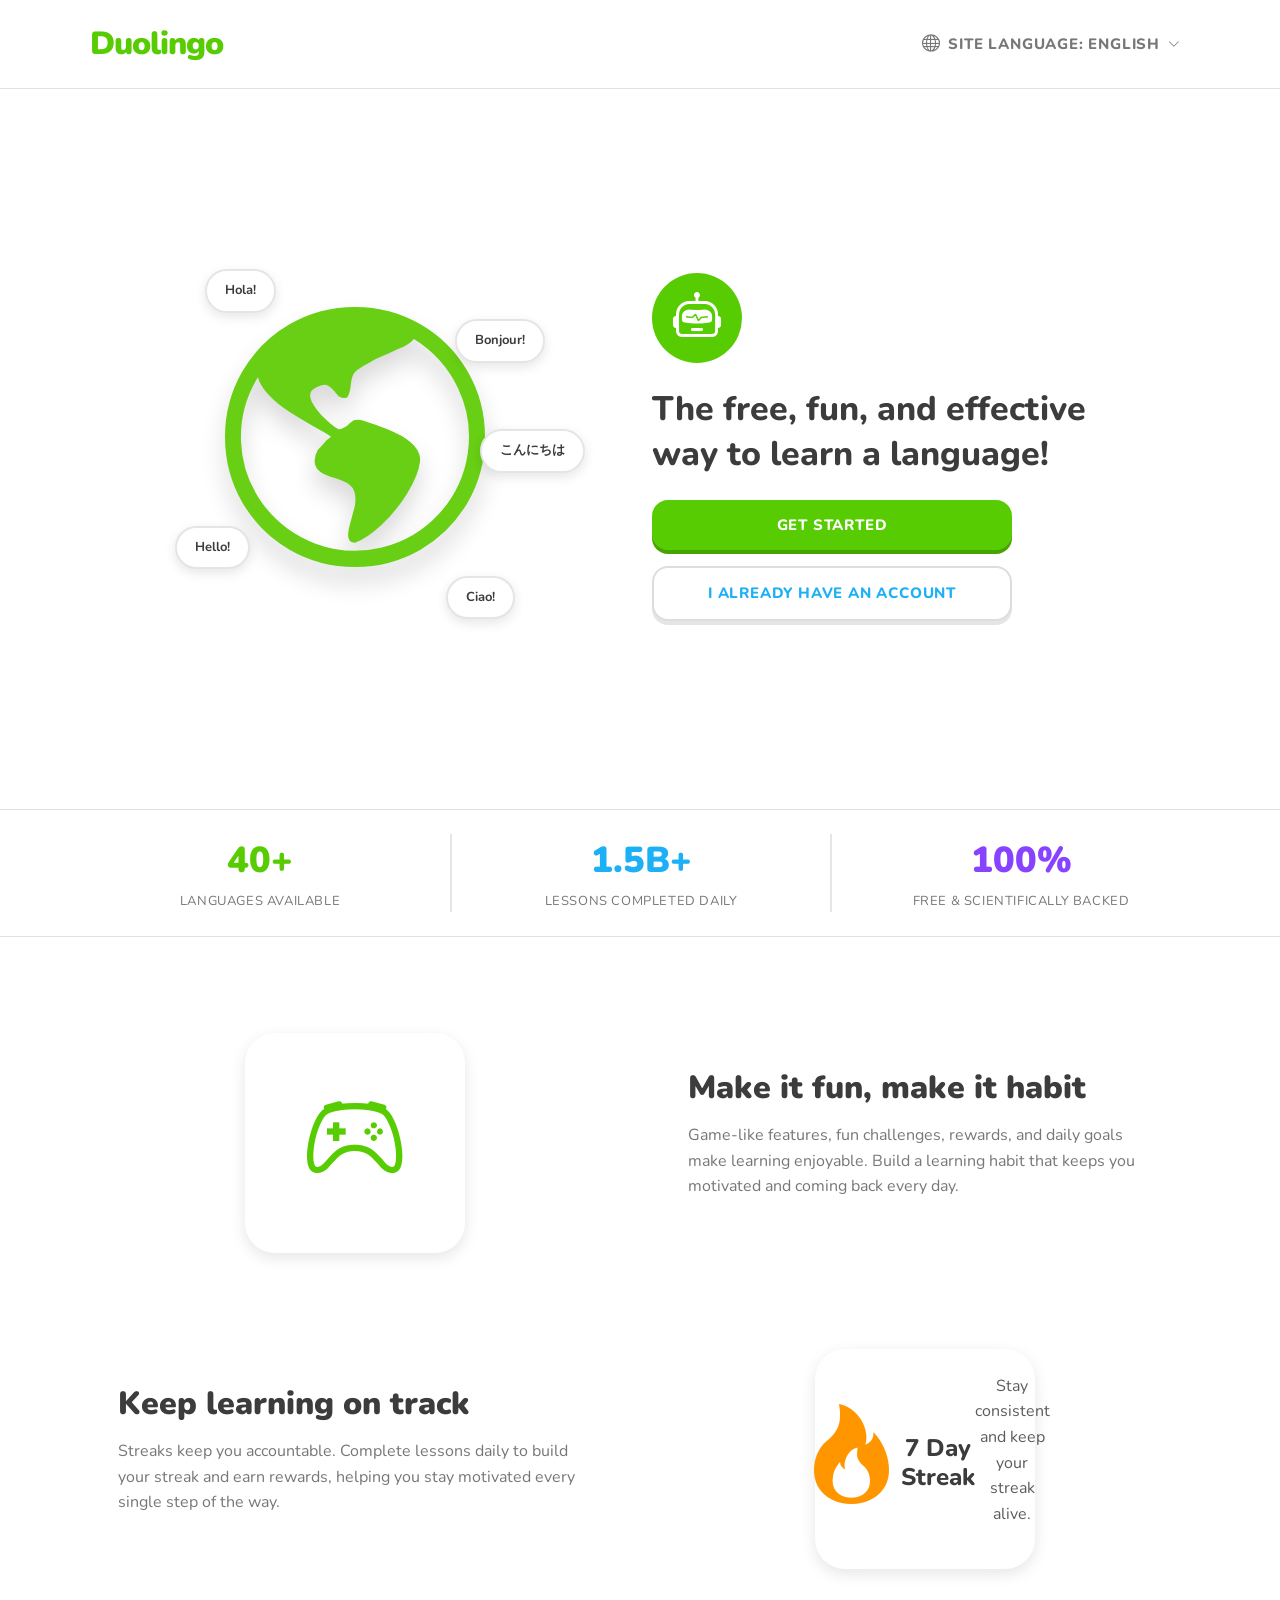
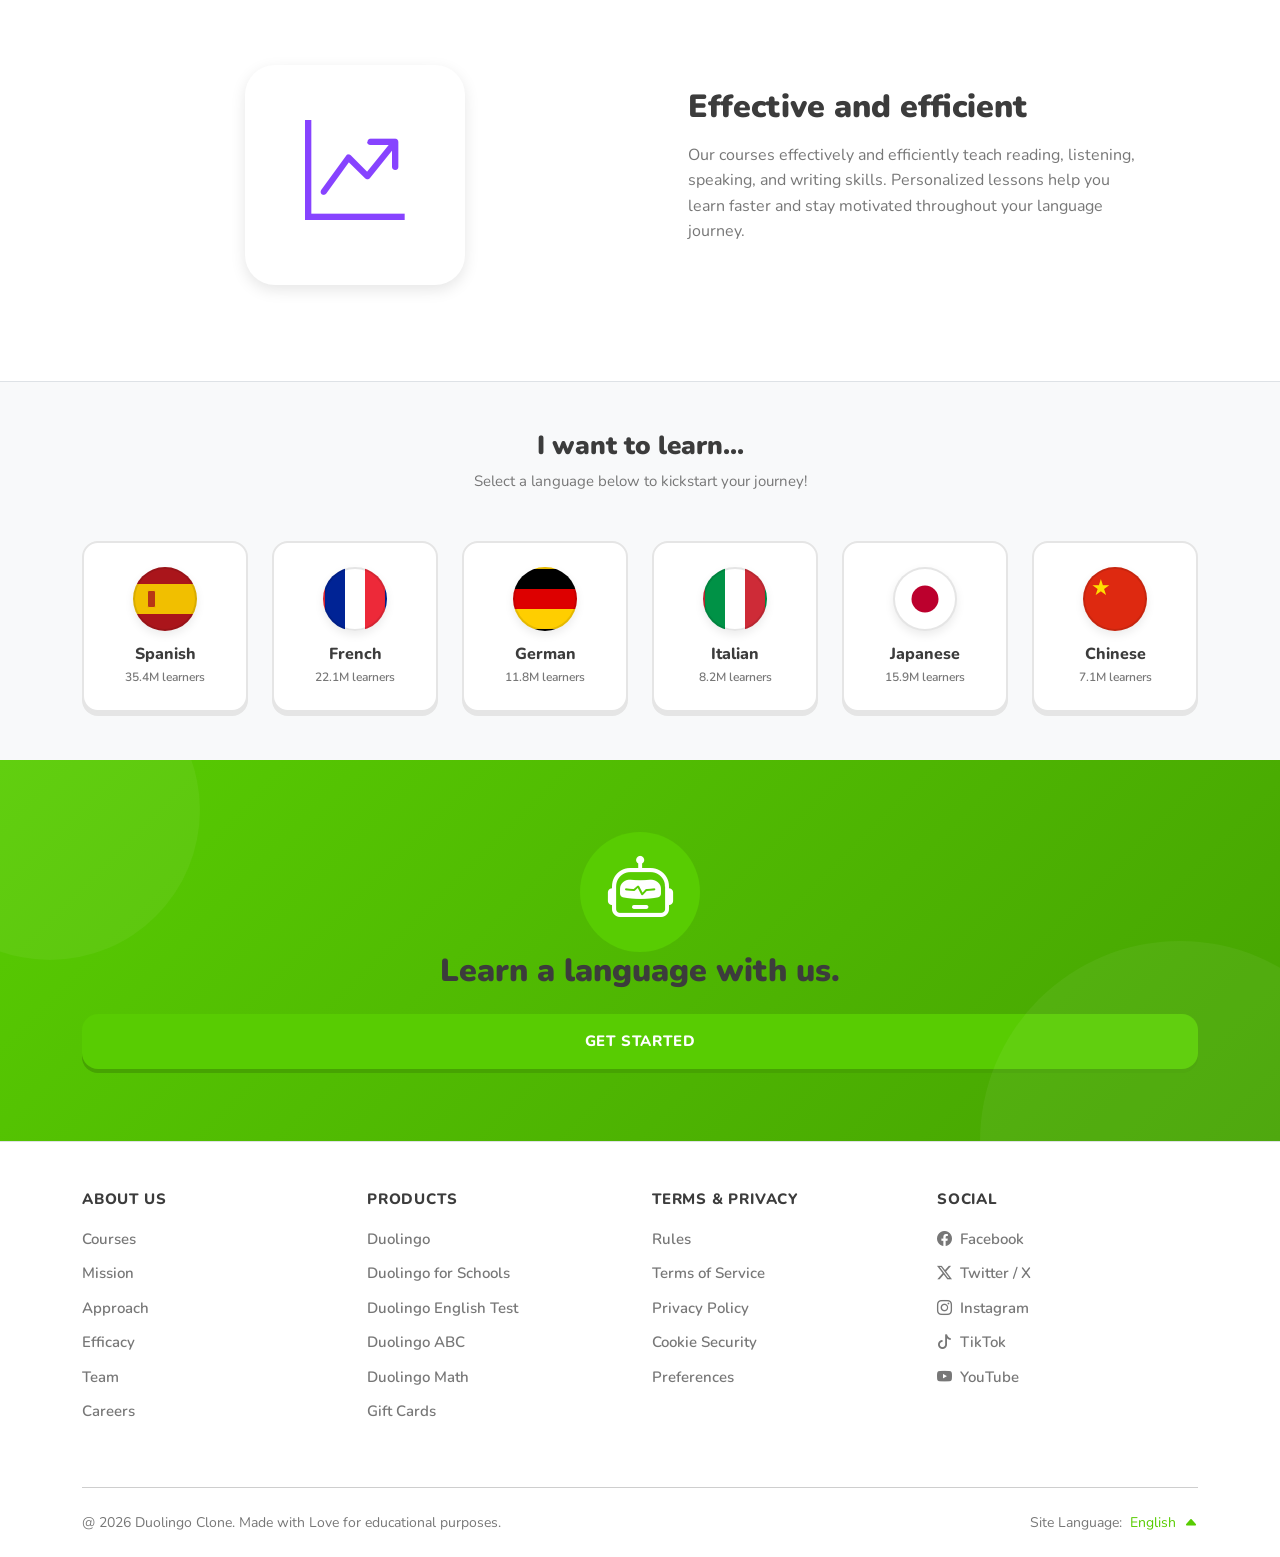
<file: index.html>
<!DOCTYPE html>
<html lang="en">
<head>
    <meta charset="UTF-8">

    <meta name="viewport"
          content="width=device-width, initial-scale=1.0">

    <title>
        Duolingo - The world's best way to learn a language
    </title>

    <meta name="description"
          content="Learn a new language with Duolingo. It is 100% free, fun, and science-backed.">

    <!-- Favicon -->
    <link rel="icon" href="favicon.ico">

    <!-- Google Font -->
    <link rel="preconnect" href="https://fonts.googleapis.com">

    <link rel="preconnect" href="https://fonts.gstatic.com" crossorigin>

    <link href="https://fonts.googleapis.com/css2?family=Nunito:wght@300;400;600;700;800;900&display=swap" rel="stylesheet">

    <!-- Bootstrap CSS -->
    <link href="https://cdn.jsdelivr.net/npm/bootstrap@5.3.2/dist/css/bootstrap.min.css" rel="stylesheet">

    <!-- Bootstrap Icons -->
    <link href="https://cdn.jsdelivr.net/npm/bootstrap-icons@1.11.3/font/bootstrap-icons.css" rel="stylesheet">

    <!-- Custom CSS -->
    <link rel="stylesheet" href="css/style.css">
</head>
<body>

  <!-- Sticky Navbar -->
  <nav class="navbar navbar-expand-xxl sticky-top border-bottom" id="main-nav">
    <div class="container d-flex justify-content-between align-items-center">
        <a class="navbar-brand d-flex align-items-center gap-2" href="#" id="nav-logo">
    <i class="bi bi-globe-americas-fill text-primary fs-2"></i>
    <span class="logo-text">Duolingo</span>
</a>

      <!-- Language Selector & Controls (Desktop Right) -->
      <div class="d-flex align-items-center gap-3">
        <div class="language-dropdown-wrapper position-relative">
          <button class="btn btn-lang d-flex align-items-center gap-2" id="lang-selector-btn" aria-expanded="false">
            <span class="globe-icon-span">
              <i class="bi bi-globe"></i>
            </span>
            <span class="selected-lang-text uppercase-bold">Site Language: English</span>
            <i class="bi bi-chevron-down arrow-icon"></i>
          </button>
          
          <!-- Dropdown Menu: Clean Grid of Flags powered by jQuery -->
          <div class="dropdown-flag-grid" id="flag-dropdown-menu">
            <div class="flag-grid-header">Choose your UI language:</div>
            <div class="flag-grid-body">
              <a href="#" class="flag-grid-item active" data-lang="English">
                <span class="flag-icon-circle flag-us"></span>
                <span class="flag-name">English</span>
              </a>
              <a href="#" class="flag-grid-item" data-lang="Español">
                <span class="flag-icon-circle flag-es"></span>
                <span class="flag-name">Español</span>
              </a>
              <a href="#" class="flag-grid-item" data-lang="Français">
                <span class="flag-icon-circle flag-fr"></span>
                <span class="flag-name">Français</span>
              </a>
              <a href="#" class="flag-grid-item" data-lang="Deutsch">
                <span class="flag-icon-circle flag-de"></span>
                <span class="flag-name">Deutsch</span>
              </a>
              <a href="#" class="flag-grid-item" data-lang="Italiano">
                <span class="flag-icon-circle flag-it"></span>
                <span class="flag-name">Italiano</span>
              </a>
              <a href="#" class="flag-grid-item" data-lang="Português">
                <span class="flag-icon-circle flag-br"></span>
                <span class="flag-name">Português</span>
              </a>
              <a href="#" class="flag-grid-item" data-lang="日本語">
                <span class="flag-icon-circle flag-jp"></span>
                <span class="flag-name">日本語</span>
              </a>
              <a href="#" class="flag-grid-item" data-lang="中文">
                <span class="flag-icon-circle flag-cn"></span>
                <span class="flag-name">中文</span>
              </a>
              <a href="#" class="flag-grid-item" data-lang="Русский">
                <span class="flag-icon-circle flag-ru"></span>
                <span class="flag-name">Русский</span>
              </a>
            </div>
          </div>
        </div>
      </div>
    </div>
  </nav>

  <!-- Hero Section -->
  <header class="hero-section d-flex align-items-center">
    <div class="container">
      <div class="row align-items-center justify-content-center text-center text-lg-start">
        
        <!-- Left Side: Spinning/Floating 3D-like Globe Graphic -->
        <div class="col-lg-6 col-md-12 d-flex justify-content-center mb-5 mb-lg-0">

    <div class="hero-globe text-center">

        <div class="orbiting-bubble bubble-1">
            Hola!
        </div>

        <div class="orbiting-bubble bubble-2">
            Bonjour!
        </div>

        <div class="orbiting-bubble bubble-3">
            Hello!
        </div>

        <div class="orbiting-bubble bubble-4">
            Ciao!
        </div>

        <div class="orbiting-bubble bubble-5">
            こんにちは
        </div>

        <i class="bi bi-globe-americas globe-icon"></i>

    </div>

</div>

        <!-- Right Side: Header and Buttons -->
        <div class="col-lg-6 col-md-12 d-flex flex-column align-items-center align-items-lg-start">
         <div class="logo-hero-badge mb-4 d-none d-lg-block">
    <div class="hero-owl">
        <i class="bi bi-robot"></i>
    </div>
</div>
          
          <h1 class="main-hero-title mb-4">
            The free, fun, and effective way to learn a language!
          </h1>
          
          <div class="cta-stack w-100 d-flex flex-column align-items-center align-items-lg-start gap-3">
            <button id="startBtn" class="btn btn-duo btn-duo-green w-100 max-w-360 ripple">
  Get Started
</button>
            <button id="loginBtn" class="btn btn-duo btn-duo-white w-100 max-w-360">
  I Already Have An Account
</button>
          </div>
        </div>

      </div>
    </div>
  </header>

  <!-- Stats Banner / Social Proof -->
  <section class="stats-banner border-top border-bottom py-4 bg-white">
    <div class="container">
      <div class="row text-center gy-4 gy-md-0">
        <div class="col-md-4 stats-item">
          <div class="stats-number text-green">40+</div>
          <div class="stats-label text-uppercase font-weight-bold">Languages Available</div>
        </div>
        <div class="col-md-4 stats-item border-start-md">
          <div class="stats-number text-blue">1.5B+</div>
          <div class="stats-label text-uppercase font-weight-bold">Lessons Completed Daily</div>
        </div>
        <div class="col-md-4 stats-item border-start-md">
          <div class="stats-number text-purple">100%</div>
          <div class="stats-label text-uppercase font-weight-bold">Free & Scientifically Backed</div>
        </div>
      </div>
    </div>
  </section>

  <!-- Features Section: Alternating Grid -->
  <section class="features-section py-5">
    <div class="container">
      
      <!-- Feature 1 -->

<div class="row align-items-center py-5">

    <!-- Left Side Icon -->

    <div class="col-lg-6 text-center mb-4 mb-lg-0">

        <div class="feature-card-icon">

            <i class="bi bi-controller"></i>

        </div>

    </div>

    <!-- Right Side Content -->

    <div class="col-lg-6 px-lg-5 text-center text-lg-start">

        <h2 class="feature-title mb-3">
            Make it fun, make it habit
        </h2>

        <p class="feature-desc text-sub">
            Game-like features, fun challenges, rewards, and daily
            goals make learning enjoyable. Build a learning habit
            that keeps you motivated and coming back every day.
        </p>

    </div>

</div>

      <!-- Feature 2 -->
<div class="row align-items-center py-5 flex-lg-row-reverse">

    <!-- Icon Side -->
    <div class="col-lg-6 mb-4 mb-lg-0 text-center">

        <div class="feature-card-icon">

            <i class="bi bi-fire"></i>

            <h4 class="mt-3">7 Day Streak</h4>

            <p class="text-muted">
                Stay consistent and keep your streak alive.
            </p>

        </div>

    </div>

    <!-- Text Side -->
    <div class="col-lg-6 px-lg-5 text-center text-lg-start">

        <h2 class="feature-title mb-3">
            Keep learning on track
        </h2>

        <p class="feature-desc text-sub">
            Streaks keep you accountable. Complete lessons daily to build your streak and 
            earn rewards, helping you stay motivated every single step of the way.
        </p>

    </div>

</div>

      <!-- Feature 3 -->
<div class="row align-items-center py-5">

    <!-- Left Side Icon -->

    <div class="col-lg-6 text-center mb-4 mb-lg-0">

        <div class="feature-card-icon">

            <i class="bi bi-graph-up-arrow"></i>

        </div>

    </div>

    <!-- Right Side Content -->

    <div class="col-lg-6 px-lg-5 text-center text-lg-start">

        <h2 class="feature-title mb-3">
            Effective and efficient
        </h2>

        <p class="feature-desc text-sub">
            Our courses effectively and efficiently teach reading,
            listening, speaking, and writing skills. Personalized
            lessons help you learn faster and stay motivated
            throughout your language journey.
        </p>

    </div>

</div>

    </div>
  </section>

  <!-- Interactive Language Grid Section -->
  <section class="language-grid-section py-5 border-top bg-light">
    <div class="container text-center">
      <h2 class="section-title mb-2">I want to learn...</h2>
      <p class="section-subtitle text-sub mb-5">Select a language below to kickstart your journey!</p>
      
      <div class="row row-cols-2 row-cols-md-3 row-cols-lg-6 g-4 justify-content-center">
        <!-- Spanish -->
        <div class="col">
          <div class="language-card">
            <span class="flag-icon-circle flag-es flag-lg"></span>
            <h4 class="card-lang-name">Spanish</h4>
            <span class="card-lang-learners">35.4M learners</span>
          </div>
        </div>
        <!-- French -->
        <div class="col">
          <div class="language-card">
            <span class="flag-icon-circle flag-fr flag-lg"></span>
            <h4 class="card-lang-name">French</h4>
            <span class="card-lang-learners">22.1M learners</span>
          </div>
        </div>
        <!-- German -->
        <div class="col">
          <div class="language-card">
            <span class="flag-icon-circle flag-de flag-lg"></span>
            <h4 class="card-lang-name">German</h4>
            <span class="card-lang-learners">11.8M learners</span>
          </div>
        </div>
        <!-- Italian -->
        <div class="col">
          <div class="language-card">
            <span class="flag-icon-circle flag-it flag-lg"></span>
            <h4 class="card-lang-name">Italian</h4>
            <span class="card-lang-learners">8.2M learners</span>
          </div>
        </div>
        <!-- Japanese -->
        <div class="col">
          <div class="language-card">
            <span class="flag-icon-circle flag-jp flag-lg"></span>
            <h4 class="card-lang-name">Japanese</h4>
            <span class="card-lang-learners">15.9M learners</span>
          </div>
        </div>
        <!-- Chinese -->
        <div class="col">
          <div class="language-card">
            <span class="flag-icon-circle flag-cn flag-lg"></span>
            <h4 class="card-lang-name">Chinese</h4>
            <span class="card-lang-learners">7.1M learners</span>
          </div>
        </div>
      </div>
    </div>
  </section>

  <!-- Bottom CTA Banner Section -->
  <section class="bottom-cta-banner py-5 text-white">
    <div class="container text-center py-4">
      <div class="d-flex flex-column align-items-center justify-content-center">
        <div class="bottom-mascot">
          <i class="bi bi-robot"></i>
        </div>
        <h2 class="cta-heading mb-4 font-weight-black">Learn a language with us.</h2>
        <button id="bottomStartBtn" class="btn btn-duo btn-duo-green btn-lg px-5 uppercase-bold py-3">
  Get Started
</button>
      </div>
    </div>
  </section>

  <!-- Multi-column Footer Section -->
  <footer class="main-footer pt-5 pb-4 border-top">
    <div class="container">
      <div class="row gy-4 gy-md-0 mb-5">
        <!-- Column 1 -->
        <div class="col-6 col-md-3">
          <h5 class="footer-title">About Us</h5>
          <ul class="footer-links list-unstyled">
            <li><a href="#">Courses</a></li>
            <li><a href="#">Mission</a></li>
            <li><a href="#">Approach</a></li>
            <li><a href="#">Efficacy</a></li>
            <li><a href="#">Team</a></li>
            <li><a href="#">Careers</a></li>
          </ul>
        </div>
        <!-- Column 2 -->
        <div class="col-6 col-md-3">
          <h5 class="footer-title">Products</h5>
          <ul class="footer-links list-unstyled">
            <li><a href="#">Duolingo</a></li>
            <li><a href="#">Duolingo for Schools</a></li>
            <li><a href="#">Duolingo English Test</a></li>
            <li><a href="#">Duolingo ABC</a></li>
            <li><a href="#">Duolingo Math</a></li>
            <li><a href="#">Gift Cards</a></li>
          </ul>
        </div>
        <!-- Column 3 -->
        <div class="col-6 col-md-3">
          <h5 class="footer-title">Terms & Privacy</h5>
          <ul class="footer-links list-unstyled">
            <li><a href="#">Rules</a></li>
            <li><a href="#">Terms of Service</a></li>
            <li><a href="#">Privacy Policy</a></li>
            <li><a href="#">Cookie Security</a></li>
            <li><a href="#">Preferences</a></li>
          </ul>
        </div>
        <!-- Column 4 -->
        <div class="col-6 col-md-3">
          <h5 class="footer-title">Social</h5>
          <ul class="footer-links list-unstyled text-sub">
            <li><a href="#"><i class="bi bi-facebook me-2"></i>Facebook</a></li>
            <li><a href="#"><i class="bi bi-twitter-x me-2"></i>Twitter / X</a></li>
            <li><a href="#"><i class="bi bi-instagram me-2"></i>Instagram</a></li>
            <li><a href="#"><i class="bi bi-tiktok me-2"></i>TikTok</a></li>
            <li><a href="#"><i class="bi bi-youtube me-2"></i>YouTube</a></li>
          </ul>
        </div>
      </div>

      <hr class="border-gray my-4">

      <div class="row align-items-center justify-content-between text-center text-md-start">
        <div class="col-md-6 mb-3 mb-md-0 text-sub fs-14">
          @ 2026 Duolingo Clone. Made with Love for educational purposes.
        </div>
        <div class="col-md-6 text-md-end text-sub fs-14">
          <span>Site Language:</span>
          <a href="#" class="text-green text-decoration-none font-weight-bold ms-1" id="footer-lang-trigger">English <i class="bi bi-caret-up-fill ms-1"></i></a>
        </div>
      </div>
    </div>
  </footer>

  <!-- Bootstrap 5 Bundle JS -->
  <script src="https://cdn.jsdelivr.net/npm/bootstrap@5.3.2/dist/js/bootstrap.bundle.min.js"></script>
  <!-- jQuery Library -->
  <script src="https://code.jquery.com/jquery-3.6.4.min.js"></script>
  <!-- Custom Script -->
  <script src="js/main.js"></script>
</body>
</html>
</file>
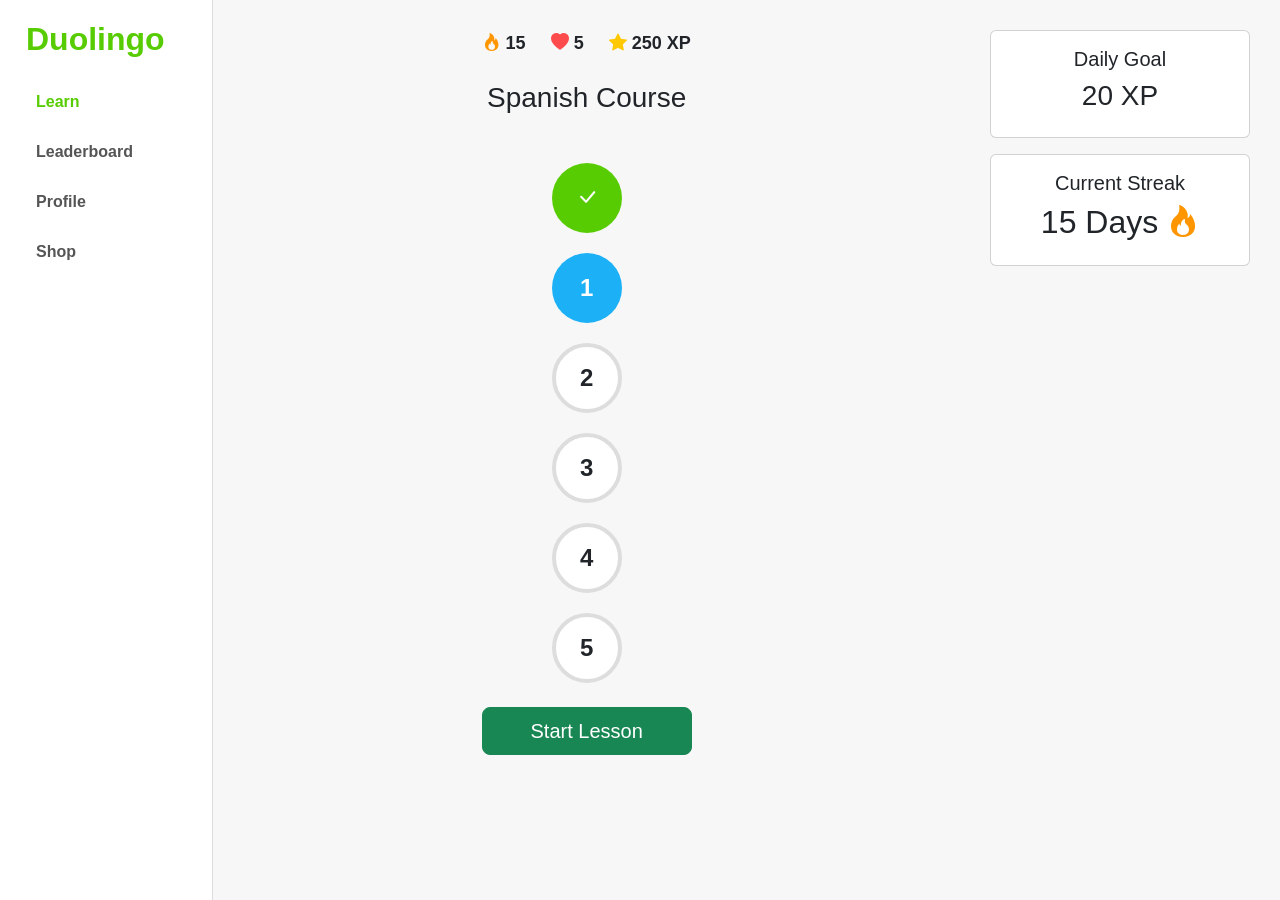
<file: learn.html>
<!DOCTYPE html>
<html lang="en">
<head>
<meta charset="UTF-8">
<meta name="viewport" content="width=device-width, initial-scale=1">

<title>Duolingo Learn</title>

<link href="https://cdn.jsdelivr.net/npm/bootstrap@5.3.3/dist/css/bootstrap.min.css" rel="stylesheet">
<link rel="stylesheet" href="css/dashboard.css">
<link rel="stylesheet"
href="https://cdn.jsdelivr.net/npm/bootstrap-icons@1.11.3/font/bootstrap-icons.min.css">
</head>

<body>

<div class="container-fluid">

<div class="row">

<!-- Sidebar -->

<div class="col-lg-2 sidebar d-none d-lg-block">

<h2 class="logo">
    <i class="bi bi-globe-americas-fill logo-icon"></i>
    Duolingo
</h2>

<ul class="nav flex-column mt-4">

<li class="nav-item">
<a class="nav-link active" href="#">Learn</a>
</li>

<li class="nav-item">
<a class="nav-link" href="leaderboard.html">Leaderboard</a>
</li>

<li class="nav-item">
<a class="nav-link" href="profile.html">Profile</a>
</li>

<li class="nav-item">
<a class="nav-link" href="shop.html">Shop</a>
</li>

</ul>

</div>

<!-- Main Content -->

<div class="col-lg-7 col-md-12 lesson-area">

<div class="top-stats">

<span>
    <i class="bi bi-fire stat-fire"></i>
    15
</span>

<span>
    <i class="bi bi-heart-fill stat-heart"></i>
    5
</span>

<span>
    <i class="bi bi-star-fill stat-star"></i>
    250 XP
</span>

</div>

<h3 class="text-center mt-4 mb-5">
Spanish Course
</h3>

<div class="lesson-path">

<div class="lesson completed">
    <i class="bi bi-check-lg"></i>
</div>

<div class="lesson active">
1
</div>

<div class="lesson">
2
</div>

<div class="lesson">
3
</div>

<div class="lesson">
4
</div>

<div class="lesson">
5
</div>

</div>

<div class="text-center mt-4">

<button class="btn btn-success btn-lg px-5" id="startLesson">
Start Lesson
</button>

</div>

</div>

<!-- Right Panel -->

<div class="col-lg-3 right-panel d-none d-lg-block">

<div class="card mb-3">

<div class="card-body text-center">

<h5>Daily Goal</h5>

<h3>20 XP</h3>

</div>

</div>

<div class="card">

<div class="card-body text-center">

<h5>Current Streak</h5>
<h2>
    15 Days
    <i class="bi bi-fire streak-icon"></i>
</h2>

</div>

</div>

</div>

</div>

</div>

<!-- Mobile Bottom Nav -->

<div class="mobile-nav d-lg-none">

<a href="#" class="active">Learn</a>

<a href="leaderboard.html">Rank</a>

<a href="profile.html">Profile</a>

<a href="shop.html">Shop</a>

</div>

<script src="https://code.jquery.com/jquery-3.7.1.min.js"></script>
<script src="js/dashboard.js"></script>

</body>
</html>
</file>
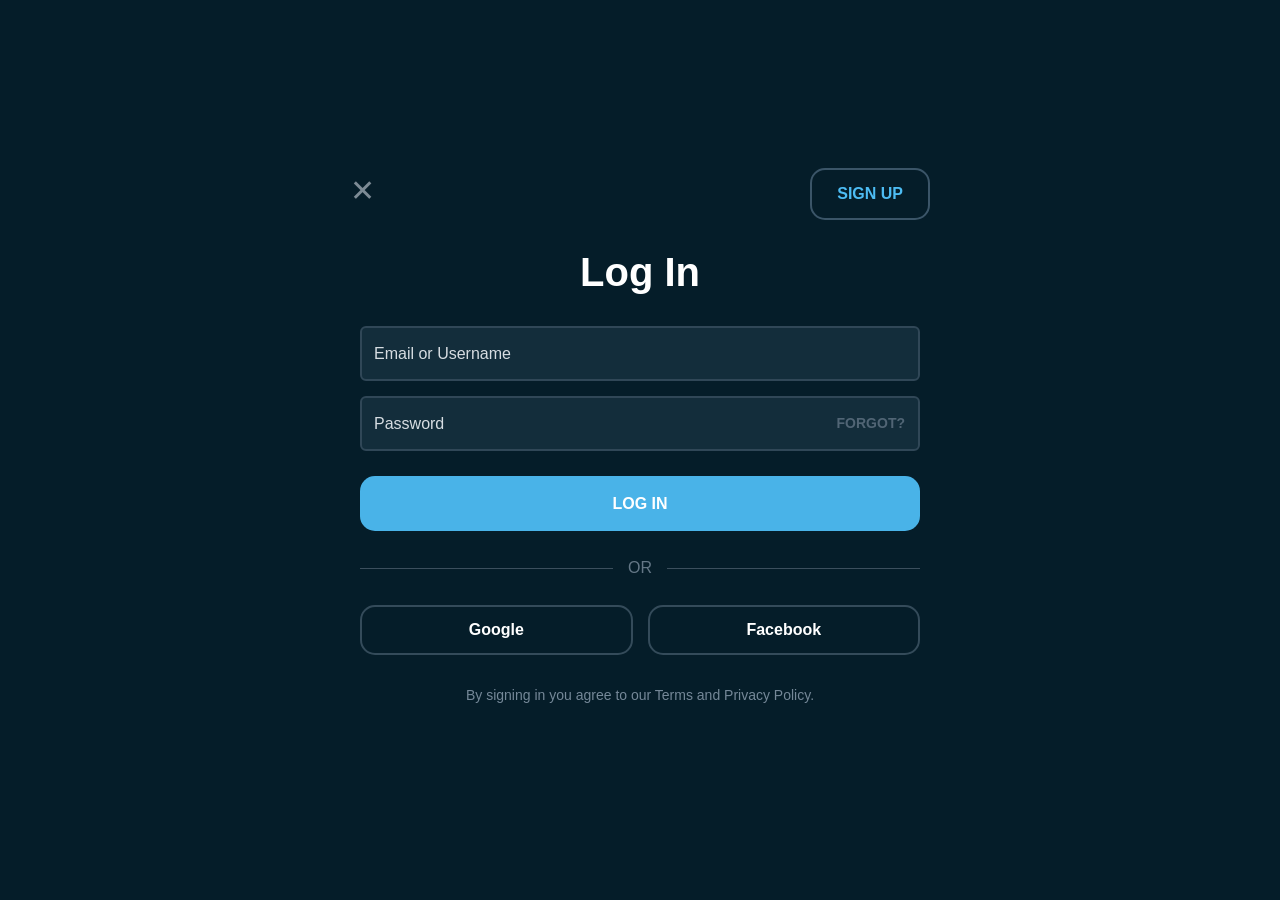
<file: login.html>
<!DOCTYPE html>
<html lang="en">

<head>

<meta charset="UTF-8">
<meta name="viewport" content="width=device-width, initial-scale=1">

<title>Login | Duolingo</title>

<link href="https://cdn.jsdelivr.net/npm/bootstrap@5.3.3/dist/css/bootstrap.min.css" rel="stylesheet">

<link rel="stylesheet" href="css/login.css">

</head>

<body>

<div class="login-container">

<a href="index.html" class="close-btn">
✕
</a>

<a href="signup.html"
class="signup-btn">

SIGN UP

</a>
<!-- <p class="text-center mt-3">
    Don't have an account?
    <a href="#" id="signupLink">Sign Up</a>
</p> -->

<div class="login-box">

<h1>Log In</h1>

<form id="loginForm">

<input
type="text"
id="username"
class="form-control"
placeholder="Email or Username">

<div class="password-wrapper">

<input
type="password"
id="password"
class="form-control"
placeholder="Password">

<span id="forgot">
FORGOT?
</span>

</div>

<button
type="submit"
class="btn login-btn">

LOG IN

</button>

</form>

<div class="divider">

<span>OR</span>

</div>

<div class="social-buttons">

<button class="social-btn">

Google

</button>

<button class="social-btn">

Facebook

</button>

</div>

<p class="policy">

By signing in you agree to our
Terms and Privacy Policy.

</p>

</div>

</div>

<script src="https://code.jquery.com/jquery-3.7.1.min.js"></script>

<script src="js/login.js"></script>

</body>
</html>
</file>
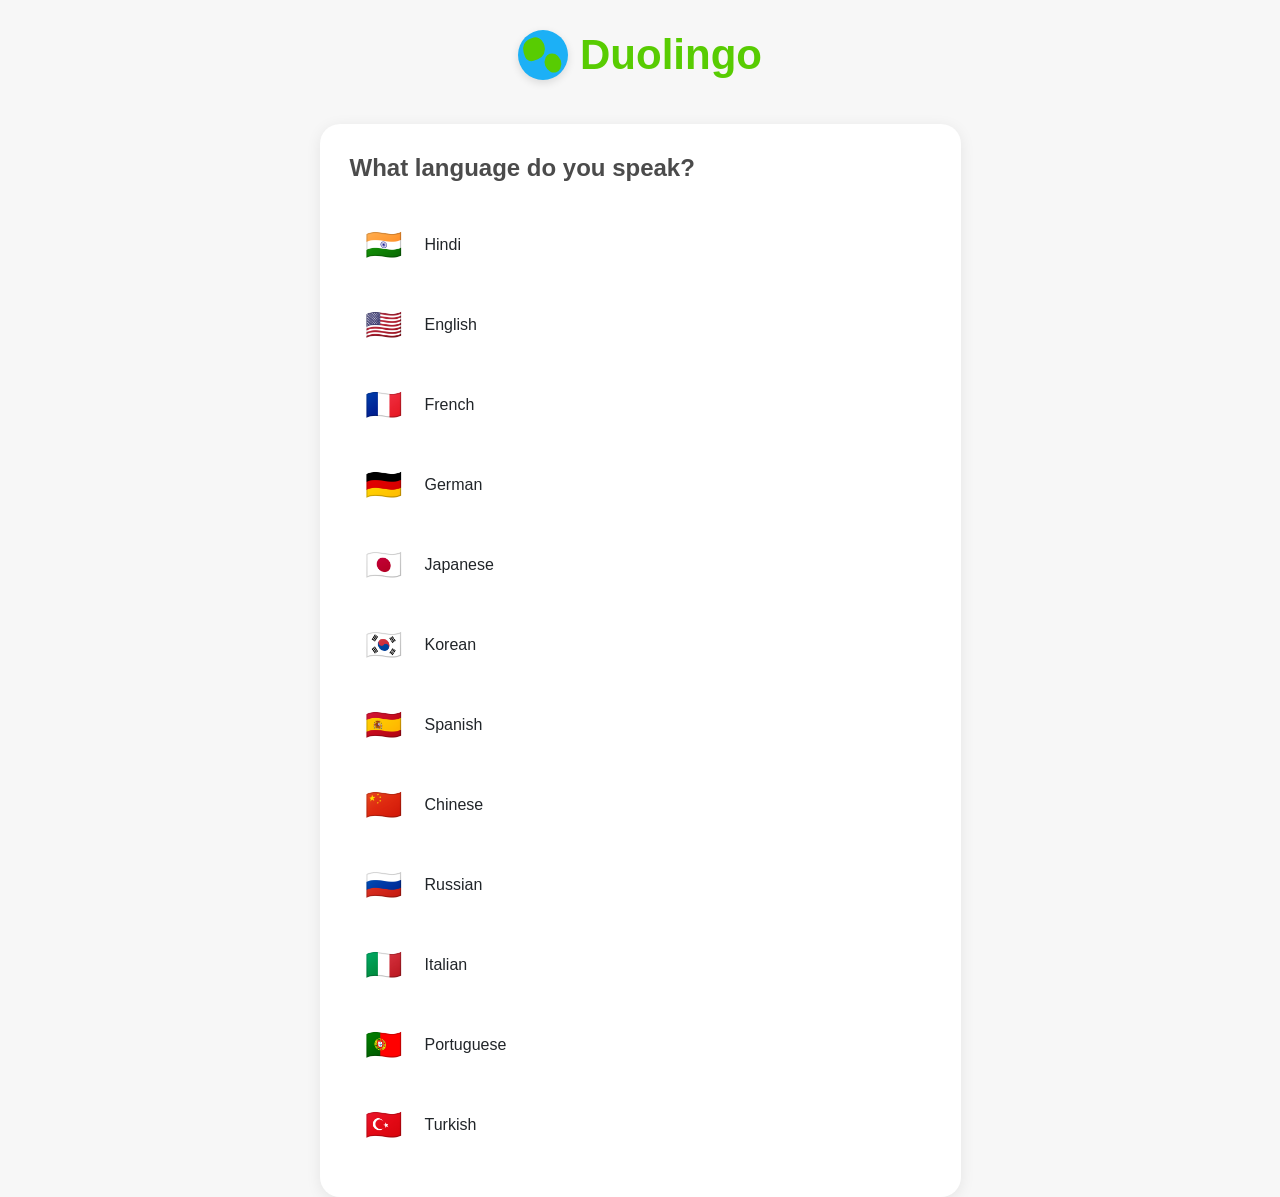
<file: select-native-language.html>
<!DOCTYPE html>
<html lang="en">
<head>

<meta charset="UTF-8">
<meta name="viewport" content="width=device-width, initial-scale=1">

<title>Select Native Language | Duolingo</title>

<link href="https://cdn.jsdelivr.net/npm/bootstrap@5.3.3/dist/css/bootstrap.min.css" rel="stylesheet">

<style>

body{
    background:#f7f7f7;
    font-family:'Arial',sans-serif;
    min-height:100vh;
}
/*  Logo */

.logo{
    text-align:center;
    margin-top:30px;
    margin-bottom:20px;
    color:#58CC02;
    font-weight:900;
    font-size:42px;

    display:flex;
    justify-content:center;
    align-items:center;
    gap:12px;
}

/* Globe */

.world-logo{
    width:50px;
    height:50px;
    border-radius:50%;
    background:#1CB0F6;
    position:relative;
    overflow:hidden;
    box-shadow:0 3px 8px rgba(0,0,0,0.12);
}

/* Continents */

.world-logo::before{
    content:"";
    position:absolute;
    width:22px;
    height:22px;
    background:#58CC02;
    border-radius:50% 40% 50% 30%;
    top:8px;
    left:5px;
    transform:rotate(-20deg);
}

.world-logo::after{
    content:"";
    position:absolute;
    width:18px;
    height:18px;
    background:#58CC02;
    border-radius:40% 60% 40% 60%;
    bottom:8px;
    right:6px;
    transform:rotate(25deg);
}

/* Tablet */

@media(max-width:768px){

    .logo{
        font-size:34px;
    }

    .world-logo{
        width:42px;
        height:42px;
    }

    .world-logo::before{
        width:18px;
        height:18px;
    }

    .world-logo::after{
        width:14px;
        height:14px;
    }
}

/* Mobile */

@media(max-width:576px){

    .logo{
        font-size:28px;
        gap:8px;
    }

    .world-logo{
        width:34px;
        height:34px;
    }

    .world-logo::before{
        width:14px;
        height:14px;
        top:6px;
        left:4px;
    }

    .world-logo::after{
        width:12px;
        height:12px;
        bottom:5px;
        right:4px;
    }
}

/* CSS Globe */

.globe-icon{
    width:45px;
    height:45px;
    border-radius:50%;
    background:#1CB0F6;
    position:relative;
    overflow:hidden;
}

/* Vertical Lines */
.globe-icon::before{
    content:"";
    position:absolute;
    top:0;
    left:50%;
    transform:translateX(-50%);
    width:3px;
    height:100%;
    background:white;
    box-shadow:
        -12px 0 0 white,
        12px 0 0 white;
}

/* Horizontal Lines */
.globe-icon::after{
    content:"";
    position:absolute;
    top:50%;
    left:0;
    width:100%;
    height:3px;
    background:white;
    transform:translateY(-50%);
    box-shadow:
        0 -12px 0 white,
        0 12px 0 white;
}

/* Main Card */

.language-box{
    background:white;
    border-radius:20px;
    padding:30px;
    box-shadow:0 3px 15px rgba(0,0,0,.08);
}

.language-box h4{
    font-weight:700;
    color:#4b4b4b;
}

/* Language Items */

.language-item{
    display:flex;
    align-items:center;
    padding:15px;
    border-radius:12px;
    cursor:pointer;
    transition:.3s;
    margin-bottom:5px;
}

.language-item:hover{
    background:#f1f1f1;
    transform:translateX(5px);
}

.flag{
    width:60px;
    font-size:30px;
}

/* Responsive */

@media(max-width:768px){

    .logo{
        font-size:34px;
    }

    .globe-icon{
        width:38px;
        height:38px;
    }

    .language-box{
        padding:25px;
    }
}

@media(max-width:576px){

    .logo{
        font-size:28px;
        gap:8px;
    }

    .globe-icon{
        width:30px;
        height:30px;
    }

    .language-box{
        padding:20px;
    }

    .language-item{
        padding:12px;
        font-size:15px;
    }

    .flag{
        width:45px;
        font-size:24px;
    }
}

</style>

</head>

<body>

<div class="container">

    <!-- Logo -->

    <h1 class="logo">
    <span class="world-logo"></span>
    Duolingo
</h1>

    <!-- Language Selection Card -->

    <div class="row justify-content-center">

        <div class="col-lg-7 col-md-9 col-sm-12">

            <div class="language-box mt-4">

                <h4 class="mb-4">
                    What language do you speak?
                </h4>

                <div class="language-item">
                    <span class="flag">🇮🇳</span>
                    Hindi
                </div>

                <div class="language-item">
                    <span class="flag">🇺🇸</span>
                    English
                </div>

                <div class="language-item">
                    <span class="flag">🇫🇷</span>
                    French
                </div>

                <div class="language-item">
                    <span class="flag">🇩🇪</span>
                    German
                </div>

                <div class="language-item">
                    <span class="flag">🇯🇵</span>
                    Japanese
                </div>

                <div class="language-item">
                    <span class="flag">🇰🇷</span>
                    Korean
                </div>

                <div class="language-item">
                    <span class="flag">🇪🇸</span>
                    Spanish
                </div>

                <div class="language-item">
                    <span class="flag">🇨🇳</span>
                    Chinese
                </div>

                <div class="language-item">
                    <span class="flag">🇷🇺</span>
                    Russian
                </div>

                <div class="language-item">
                    <span class="flag">🇮🇹</span>
                    Italian
                </div>

                <div class="language-item">
                    <span class="flag">🇵🇹</span>
                    Portuguese
                </div>

                <div class="language-item">
                    <span class="flag">🇹🇷</span>
                    Turkish
                </div>

            </div>

        </div>

    </div>

</div>

<script src="https://code.jquery.com/jquery-3.7.1.min.js"></script>

<script>

$(document).ready(function(){

    $(".language-item").click(function(){

        localStorage.setItem(
            "nativeLanguage",
            $(this).text().trim()
        );

        window.location.href = "onboarding/goal.html";
    });

});

</script>

</body>
</html>
</file>
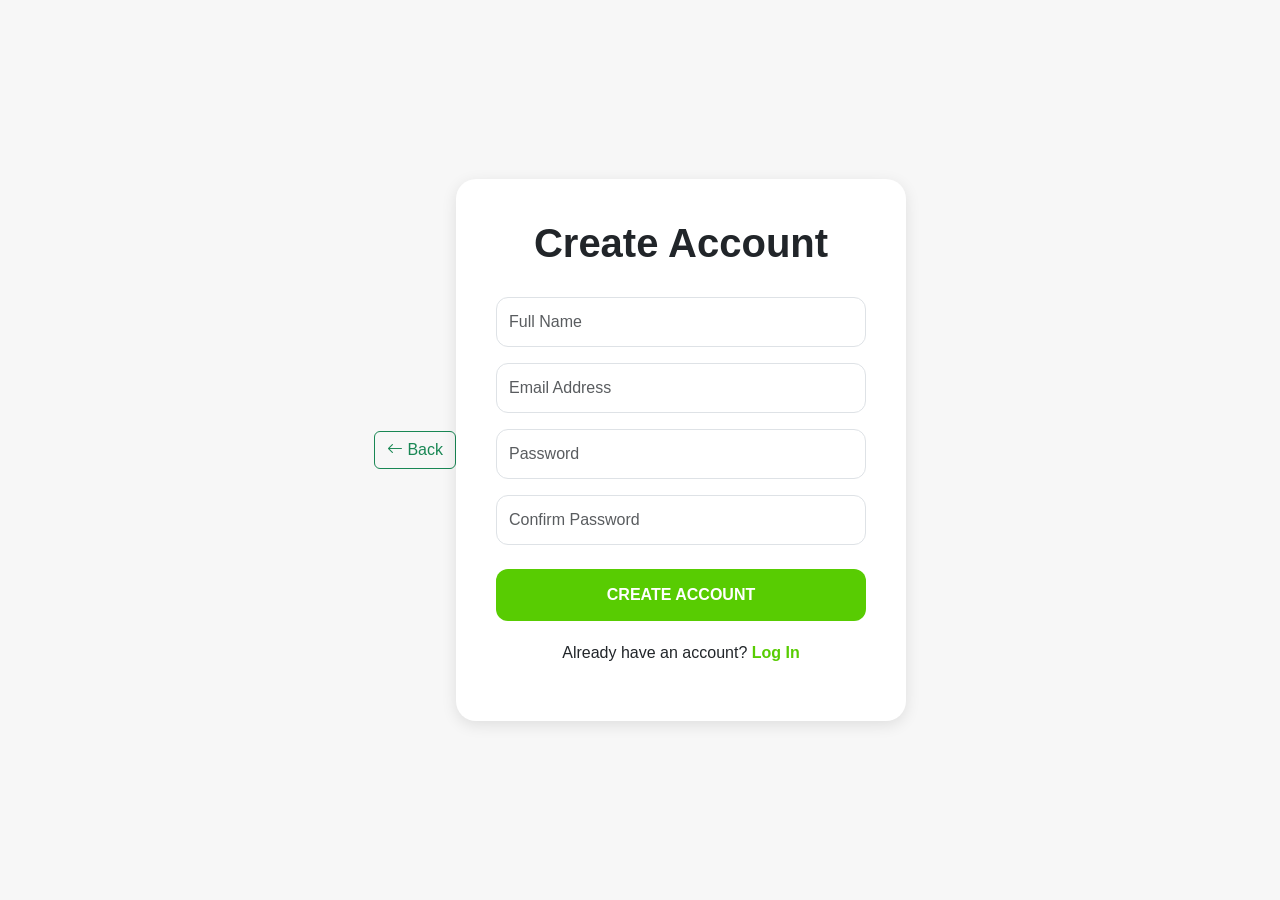
<file: signup.html>
<!DOCTYPE html>
<html lang="en">

<head>

<meta charset="UTF-8">
<meta name="viewport" content="width=device-width, initial-scale=1">

<title>Sign Up | Duolingo</title>

<link href="https://cdn.jsdelivr.net/npm/bootstrap@5.3.3/dist/css/bootstrap.min.css" rel="stylesheet">

<link rel="stylesheet" href="css/signup.css">
<link rel="stylesheet"
href="https://cdn.jsdelivr.net/npm/bootstrap-icons@1.11.3/font/bootstrap-icons.min.css">
</head>

<body>

<div class="signup-container">

<a href="login.html" class="btn btn-outline-success">
<i class="bi bi-arrow-left"></i> Back
</a>

<div class="signup-box">

<h1>Create Account</h1>

<form id="signupForm">

<input
type="text"
id="fullName"
class="form-control mb-3"
placeholder="Full Name"
required>

<input
type="email"
id="email"
class="form-control mb-3"
placeholder="Email Address"
required>

<input
type="password"
id="password"
class="form-control mb-3"
placeholder="Password"
required>

<input
type="password"
id="confirmPassword"
class="form-control mb-4"
placeholder="Confirm Password"
required>

<button
type="submit"
class="btn signup-btn-main">

CREATE ACCOUNT

</button>

</form>

<p class="login-link">

Already have an account?

<a href="login.html">
Log In
</a>

</p>

</div>

</div>

<script src="https://code.jquery.com/jquery-3.7.1.min.js"></script>

<script src="js/signup.js"></script>

</body>
</html>
</file>
<file: css/style.css>
/* Design Variables */
:root {
  /* Primary Brand Colors */
  --color-green: #58CC02;
  --color-green-dark: #46A302;
  --color-green-light: #61E002;
  
  --color-blue: #1CB0F6;
  --color-blue-dark: #1899D6;
  --color-blue-light: #24C0FF;
  
  --color-purple: #8743FF;
  --color-purple-dark: #7434E0;
  
  --color-yellow: #FFC800;
  --color-yellow-dark: #E6B400;

  --color-orange: #FF9600;
  --color-orange-dark: #E68500;

  /* Neutrals */
  --color-white: #FFFFFF;
  --color-gray-ultra-light: #FAFAFA;
  --color-gray-light: #F7F7F7;
  --color-border: #E5E5E5;
  --color-border-dark: #C0C0C0;
  --color-text-main: #3C3C3C;
  --color-text-sub: #777777;

  /* Typography */
  --font-family: 'Nunito', sans-serif;
  
  /* Layout Border Radius */
  --border-radius-sm: 8px;
  --border-radius-md: 12px;
  --border-radius-lg: 16px;
  --border-radius-circle: 50%;
  --border-width: 2px;
}

/* --- Global & Typography Reset --- */
* {
  box-sizing: border-box;
  margin: 0;
  padding: 0;
}

body {
  font-family: var(--font-family);
  background-color: var(--color-white);
  color: var(--color-text-main);
  overflow-x: hidden;
  -webkit-font-smoothing: antialiased;
  -moz-osx-font-smoothing: grayscale;
}

h1, h2, h3, h4, h5, h6 {
  font-weight: 800;
  color: var(--color-text-main);
}

p {
  line-height: 1.6;
}

.text-green { color: var(--color-green); }
.text-blue { color: var(--color-blue); }
.text-purple { color: var(--color-purple); }
.text-sub { color: var(--color-text-sub); }
.uppercase-bold {
  text-transform: uppercase;
  font-weight: 800;
  letter-spacing: 0.8px;
}
.font-weight-black {
  font-weight: 900;
}
.max-w-360 {
  max-width: 360px;
}

/* --- Custom Scrollbar --- */
::-webkit-scrollbar {
  width: 10px;
}
::-webkit-scrollbar-track {
  background: var(--color-gray-light);
}
::-webkit-scrollbar-thumb {
  background: var(--color-border);
  border-radius: 5px;
}
::-webkit-scrollbar-thumb:hover {
  background: var(--color-text-sub);
}


 /* Navbar */

#main-nav{
    background:#ffffff;
    padding:15px 0;
    transition:0.3s;
    z-index:3000;
}

#main-nav.navbar-scrolled{
    box-shadow:0 4px 20px rgba(0,0,0,0.05);
}

.navbar-brand{
    text-decoration:none;
    display:flex;
    align-items:center;
}

/* Logo */

.logo-text{

    font-family:'Nunito',sans-serif;

    font-size:34px;

    font-weight:900;

    color:#58CC02;

    letter-spacing:-1px;

    text-transform:none;

    transition:0.3s;

}

.logo-text:hover{

    color:#46A302;

}

/* Mobile Responsive */

@media(max-width:768px){

    .logo-text{

        font-size:28px;

    }

}

@media(max-width:576px){

    .logo-text{

        font-size:24px;

    }

}

/* Language Dropdown Selector */
.btn-lang {
  background-color: transparent;
  border: var(--border-width) solid transparent;
  color: var(--color-text-sub);
  font-weight: 700;
  font-size: 15px;
  padding: 8px 16px;
  border-radius: var(--border-radius-md);
  transition: all 0.2s ease;
}

.btn-lang:hover {
  color: var(--color-text-main);
  background-color: var(--color-gray-light);
}

.btn-lang:focus {
  box-shadow: none;
  border-color: var(--color-border);
}

.btn-lang .globe-icon-span {
  font-size: 18px;
}

.btn-lang .arrow-icon {
  font-size: 12px;
  transition: transform 0.2s ease;
}

.btn-lang[aria-expanded="true"] .arrow-icon {
  transform: rotate(180deg);
}

/* Dropdown Grid of Flags */
.dropdown-flag-grid {
  display: none; /* Controlled by jQuery */
  position: absolute;
  top: 100%;
  right: 0;
  margin-top: 12px;
  width: 380px;
  background-color: var(--color-white);
  border: var(--border-width) solid var(--color-border);
  border-radius: var(--border-radius-lg);
  box-shadow: 0 10px 30px rgba(0,0,0,0.08);
  padding: 16px;
  z-index: 1050;
  transform-origin: top right;
}

.flag-grid-header {
  font-size: 14px;
  font-weight: 800;
  color: var(--color-text-sub);
  text-transform: uppercase;
  letter-spacing: 0.8px;
  margin-bottom: 12px;
  padding-bottom: 8px;
  border-bottom: 1px solid var(--color-border);
}

.flag-grid-body {
  display: grid;
  grid-template-columns: repeat(3, 1fr);
  gap: 12px;
}

.flag-grid-item {
  display: flex;
  flex-direction: column;
  align-items: center;
  justify-content: center;
  padding: 12px 6px;
  border-radius: var(--border-radius-md);
  color: var(--color-text-main);
  text-decoration: none;
  font-weight: 700;
  font-size: 14px;
  border: 2px solid transparent;
  transition: all 0.2s ease;
}

.flag-grid-item:hover {
  background-color: var(--color-gray-light);
  color: var(--color-green);
  border-color: var(--color-border);
}

.flag-grid-item.active {
  background-color: var(--color-gray-light);
  border-color: var(--color-green);
  color: var(--color-green);
}

.flag-name {
  margin-top: 6px;
  font-size: 13px;
}


/*  CSS-drawn Flag Circles (Modular & Infinite Scale)*/

.flag-icon-circle {
  display: inline-block;
  width: 24px;
  height: 24px;
  border-radius: var(--border-radius-circle);
  border: 1px solid rgba(0,0,0,0.1);
  background-size: cover;
  background-position: center;
  position: relative;
  overflow: hidden;
  box-shadow: 0 2px 4px rgba(0, 0, 0, 0.05);
  flex-shrink: 0;
}

.flag-icon-circle.flag-lg {
  width: 64px;
  height: 64px;
  border-width: 2px;
  box-shadow: 0 4px 10px rgba(0, 0, 0, 0.08);
}

/* USA Flag */
.flag-us {
  background: linear-gradient(
    #b22234 0%, #b22234 7.69%,
    #ffffff 7.69%, #ffffff 15.38%,
    #b22234 15.38%, #b22234 23.07%,
    #ffffff 23.07%, #ffffff 30.76%,
    #b22234 30.76%, #b22234 38.46%,
    #ffffff 38.46%, #ffffff 46.15%,
    #b22234 46.15%, #b22234 53.84%,
    #ffffff 53.84%, #ffffff 61.53%,
    #b22234 61.53%, #b22234 69.23%,
    #ffffff 69.23%, #ffffff 76.92%,
    #b22234 76.92%, #b22234 84.61%,
    #ffffff 84.61%, #ffffff 92.3%,
    #b22234 92.3%, #b22234 100%
  );
}
.flag-us::after {
  content: "";
  position: absolute;
  top: 0;
  left: 0;
  width: 50%;
  height: 53.8%;
  background-color: #3c3b6e;
  /* Simple star cluster representation */
  background-image: radial-gradient(#ffffff 15%, transparent 20%);
  background-size: 5px 5px;
}

/* Spain Flag */
.flag-es {
  background: linear-gradient(
    #aa151b 0%, #aa151b 25%,
    #f1bf00 25%, #f1bf00 75%,
    #aa151b 75%, #aa151b 100%
  );
}
.flag-es::after {
  content: "";
  position: absolute;
  top: 35%;
  left: 20%;
  width: 15%;
  height: 30%;
  background-color: #aa151b;
  border-radius: 2px;
  border: 1px solid #f1bf00;
  opacity: 0.8;
}

/* French Flag */
.flag-fr {
  background: linear-gradient(90deg, 
    #002395 0%, #002395 33.3%,
    #ffffff 33.3%, #ffffff 66.6%,
    #ed2939 66.6%, #ed2939 100%
  );
}

/* German Flag */
.flag-de {
  background: linear-gradient(
    #000000 0%, #000000 33.3%,
    #dd0000 33.3%, #dd0000 66.6%,
    #ffce00 66.6%, #ffce00 100%
  );
}

/* Italian Flag */
.flag-it {
  background: linear-gradient(90deg, 
    #009246 0%, #009246 33.3%,
    #ffffff 33.3%, #ffffff 66.6%,
    #ce2b37 66.6%, #ce2b37 100%
  );
}

/* Brazil Flag */
.flag-br {
  background-color: #009c3b;
}
.flag-br::before {
  content: "";
  position: absolute;
  top: 15%;
  left: 15%;
  right: 15%;
  bottom: 15%;
  background-color: #ffdf00;
  transform: rotate(45deg);
}
.flag-br::after {
  content: "";
  position: absolute;
  top: 30%;
  left: 30%;
  right: 30%;
  bottom: 30%;
  background-color: #002776;
  border-radius: var(--border-radius-circle);
  border: 1px solid #ffffff;
}

/* Japanese Flag */
.flag-jp {
  background-color: #ffffff;
}
.flag-jp::after {
  content: "";
  position: absolute;
  top: 50%;
  left: 50%;
  width: 45%;
  height: 45%;
  background-color: #bc002d;
  border-radius: var(--border-radius-circle);
  transform: translate(-50%, -50%);
}

/* Chinese Flag */
.flag-cn {
  background-color: #de2910;
}
.flag-cn::after {
  content: "★";
  position: absolute;
  top: 10%;
  left: 12%;
  color: #ffde00;
  font-size: 8px;
}
.flag-cn.flag-lg::after {
  font-size: 22px;
  top: 5%;
  left: 10%;
}

/* Russian Flag */
.flag-ru {
  background: linear-gradient(
    #ffffff 0%, #ffffff 33.3%,
    #0039a6 33.3%, #0039a6 66.6%,
    #d52b1e 66.6%, #d52b1e 100%
  );
}


/*  The Iconic Duolingo 3D Button Engine (Critical)*/

.btn-duo {
  position: relative;
  border: none;
  border-radius: var(--border-radius-lg);
  font-family: var(--font-family);
  font-weight: 800;
  text-transform: uppercase;
  font-size: 15px;
  letter-spacing: 0.8px;
  padding: 14px 28px;
  outline: none !important;
  cursor: pointer;
  display: inline-flex;
  align-items: center;
  justify-content: center;
  text-align: center;
  width: 100%;
  transition: filter 0.1s ease, background-color 0.1s ease;
  user-select: none;
}

/* Green Button Variant */
.btn-duo-green {
  background-color: var(--color-green);
  color: var(--color-white);
  box-shadow: 0 4px 0 var(--color-green-dark);
}
.btn-duo-green:hover {
  background-color: var(--color-green-light);
}
.btn-duo-green:active {
  transform: translateY(4px);
  box-shadow: 0 0px 0 var(--color-green-dark);
}

/* Blue Button Variant */
.btn-duo-blue {
  background-color: var(--color-blue);
  color: var(--color-white);
  box-shadow: 0 4px 0 var(--color-blue-dark);
}
.btn-duo-blue:hover {
  background-color: var(--color-blue-light);
}
.btn-duo-blue:active {
  transform: translateY(4px);
  box-shadow: 0 0px 0 var(--color-blue-dark);
}

/* White Button Variant (Outline Style) */
.btn-duo-white {
  background-color: var(--color-white);
  color: var(--color-blue);
  border: var(--border-width) solid var(--color-border);
  box-shadow: 0 4px 0 var(--color-border);
  margin-bottom: 4px; /* balance out border/shadow layout space */
}
.btn-duo-white:hover {
  background-color: var(--color-gray-light);
}
.btn-duo-white:active {
  transform: translateY(4px);
  box-shadow: 0 0px 0 var(--color-border);
}


/* Hero Section & Left Split Layout Animation */

.hero-section {
  padding: 80px 0;
  min-height: 80vh;
  background-color: var(--color-white);
}

.main-hero-title {
  font-size: 32px;
  line-height: 1.3;
  color: var(--color-text-main);
  max-width: 480px;
}

/* Floating Globe & Orbit Playground */
.globe-container {
  position: relative;
  width: 360px;
  height: 360px;
  animation: float-globe 6s ease-in-out infinite;
}

.duo-globe-svg {
  width: 100%;
  height: 100%;
  overflow: visible;
}

/* Rotating outer atmosphere ring */
.atmosphere-ring {
  transform-origin: center;
  animation: rotate-ring 60s linear infinite;
}

/* Continents dynamic shift overlay */
.continents-group {
  transform-origin: center;
  animation: float-continents 12s ease-in-out infinite alternate;
}

/* Floating orbiting speech bubbles */
.orbiting-bubble {
  position: absolute;
  background-color: var(--color-white);
  border: 2px solid var(--color-border);
  border-radius: var(--border-radius-md);
  padding: 8px 16px;
  font-size: 13px;
  font-weight: 800;
  color: var(--color-text-main);
  box-shadow: 0 4px 10px rgba(0,0,0,0.06);
  z-index: 5;
  animation: pulse-bubble 3s ease-in-out infinite alternate;
  pointer-events: none;
}

.bubble-1 { top: 15%; left: -5%; animation-delay: 0s; }
.bubble-2 { top: 5%; right: 10%; animation-delay: 0.5s; }
.bubble-3 { bottom: 25%; left: -10%; animation-delay: 1s; }
.bubble-4 { bottom: 15%; right: -5%; animation-delay: 1.5s; }
.bubble-5 { top: 55%; right: -15%; animation-delay: 2s; }

/* Cute owl logo brand bounce */
.hero-owl-svg {
  animation: owl-wiggle 4s ease-in-out infinite;
  transform-origin: bottom center;
}

/* Animation Keyframes */
@keyframes float-globe {
  0% { transform: translateY(0); }
  50% { transform: translateY(-16px); }
  100% { transform: translateY(0); }
}

@keyframes rotate-ring {
  from { transform: rotate(0deg); }
  to { transform: rotate(360deg); }
}

@keyframes float-continents {
  0% { transform: translate(0, 0); }
  100% { transform: translate(6px, -4px); }
}

@keyframes pulse-bubble {
  0% { transform: translateY(0) scale(1); }
  100% { transform: translateY(-6px) scale(1.05); }
}

@keyframes owl-wiggle {
  0%, 100% { transform: rotate(0deg) scale(1); }
  50% { transform: rotate(3deg) scale(1.08); }
}


/*  Stats Banner */

.stats-banner {
  background-color: var(--color-white);
}

.stats-number {
  font-size: 36px;
  font-weight: 900;
  margin-bottom: 4px;
}

.stats-label {
  font-size: 13px;
  color: var(--color-text-sub);
  letter-spacing: 0.6px;
}

.border-start-md {
  border-left: 2px solid var(--color-border);
}


/* Features Modular Sections (Alternating grids) */

.features-section {
  background-color: var(--color-white);
}

.feature-title {
  font-size: 28px;
  font-weight: 900;
  margin-bottom: 16px;
}

.feature-desc {
  font-size: 16px;
  max-width: 460px;
}

.feature-graphic-wrapper {
  display: inline-block;
  padding: 10px;
}

.feature-svg {
  filter: drop-shadow(0 10px 20px rgba(0,0,0,0.02));
  max-width: 100%;
  height: auto;
}

.animate-float {
  animation: float-graphic 5s ease-in-out infinite alternate;
}

@keyframes float-graphic {
  0% { transform: translateY(0); }
  100% { transform: translateY(-8px); }
}


/*  Language Selector Grid Section */

.language-grid-section {
  background-color: var(--color-gray-ultra-light);
}

.section-title {
  font-size: 26px;
  font-weight: 900;
}

.section-subtitle {
  font-size: 15px;
}

.language-card {
  background-color: var(--color-white);
  border: var(--border-width) solid var(--color-border);
  border-radius: var(--border-radius-lg);
  padding: 24px 12px;
  display: flex;
  flex-direction: column;
  align-items: center;
  justify-content: center;
  height: 100%;
  cursor: pointer;
  transition: transform 0.15s ease, box-shadow 0.15s ease, border-color 0.15s ease;
  box-shadow: 0 4px 0 var(--color-border);
  position: relative;
}

.language-card:hover {
  background-color: var(--color-gray-light);
  border-color: var(--color-border-dark);
}

.language-card:active {
  transform: translateY(4px);
  box-shadow: 0 0px 0 var(--color-border);
}

.card-lang-name {
  font-size: 16px;
  font-weight: 800;
  margin-top: 14px;
  margin-bottom: 4px;
  color: var(--color-text-main);
}

.card-lang-learners {
  font-size: 12px;
  color: var(--color-text-sub);
  font-weight: 600;
}


/*  Bottom CTA Banner Section */

.bottom-cta-banner {
  background: linear-gradient(135deg, var(--color-green) 0%, var(--color-green-dark) 100%);
  position: relative;
  overflow: hidden;
}

/* Background circles pattern */
.bottom-cta-banner::before {
  content: "";
  position: absolute;
  width: 300px;
  height: 300px;
  border-radius: 50%;
  background: rgba(255, 255, 255, 0.05);
  top: -100px;
  left: -100px;
}

.bottom-cta-banner::after {
  content: "";
  position: absolute;
  width: 400px;
  height: 400px;
  border-radius: 50%;
  background: rgba(255, 255, 255, 0.05);
  bottom: -200px;
  right: -100px;
}

.bottom-mascot-owl {
  animation: float-globe 4s ease-in-out infinite alternate;
  filter: drop-shadow(0 10px 15px rgba(0,0,0,0.15));
}

.cta-heading {
  font-size: 32px;
  font-weight: 900;
}


/* Multi-column Footer Section */

.main-footer {
  background-color: var(--color-white);
  font-size: 15px;
}

.footer-title {
  font-size: 15px;
  font-weight: 800;
  margin-bottom: 20px;
  text-transform: uppercase;
  letter-spacing: 0.8px;
  color: var(--color-text-main);
}

.footer-links li {
  margin-bottom: 12px;
}

.footer-links a {
  color: var(--color-text-sub);
  text-decoration: none;
  font-weight: 600;
  transition: color 0.15s ease;
}

.footer-links a:hover {
  color: var(--color-green);
}

.fs-14 {
  font-size: 14px;
}

#footer-lang-trigger {
  transition: opacity 0.15s ease;
}

#footer-lang-trigger:hover {
  opacity: 0.8;
}


/*  Responsive Media Queries & Fine-tuning */

/* Medium devices (tablets, 768px and up) */
@media (min-width: 768px) {
  .main-hero-title {
    font-size: 40px;
  }
}

/* Large devices (desktops, 992px and up) */
@media (min-width: 992px) {
  .main-hero-title {
    font-size: 34px;
  }
  .feature-title {
    font-size: 32px;
  }
}

@media (max-width: 991.98px) {
  /* Center alignments for mobile layout */
  .hero-section {
    padding: 40px 0;
    min-height: auto;
  }
  
  .globe-container {
    width: 280px;
    height: 280px;
  }
  
  .orbiting-bubble {
    padding: 6px 12px;
    font-size: 11px;
  }
  
  .bubble-1 { top: 10%; left: -5%; }
  .bubble-2 { top: 0%; right: 10%; }
  .bubble-3 { bottom: 20%; left: -5%; }
  .bubble-4 { bottom: 10%; right: -5%; }
  .bubble-5 { top: 50%; right: -10%; }
  
  .feature-graphic-wrapper {
    margin-bottom: 20px;
  }
  
  .border-start-md {
    border-left: none;
  }
  
  .dropdown-flag-grid {
    width: 90vw;
    right: -20px;
    left: auto;
  }
  
  .flag-grid-body {
    grid-template-columns: repeat(2, 1fr);
  }
}

@media (max-width: 575.98px) {
  .dropdown-flag-grid {
    width: 85vw;
    right: -40px;
  }
}


/*  Extra Mobile Responsiveness */

@media (max-width: 768px) {

    .main-hero-title{
        font-size:28px;
        text-align:center;
    }

    .cta-stack{
        width:100%;
    }

    .btn-duo{
        width:100%;
    }

    .selected-lang-text{
        display:none;
    }

    .globe-container{
        width:250px;
        height:250px;
    }

    .stats-number{
        font-size:28px;
    }

    .feature-title{
        font-size:24px;
    }

    .cta-heading{
        font-size:26px;
    }

    .duo-logo{
        width:100px;
        height:auto;
    }

}

@media (max-width:480px){

    .hero-section{
        padding-top:30px;
    }

    .globe-container{
        width:220px;
        height:220px;
    }

    .orbiting-bubble{
        display:none;
    }

    .main-hero-title{
        font-size:24px;
    }

}



/* NAVBAR LOGO */

.logo-text{
    font-size:32px;
    font-weight:900;
    color:#58CC02;
}

.navbar-brand{
    text-decoration:none;
}

/* HERO GLOBE */

.hero-globe{
    position:relative;
    display:flex;
    justify-content:center;
    align-items:center;
    width:400px;
    height:400px;
}

.globe-icon{
    font-size:260px;
    color:#68cf14;
    text-shadow:0 15px 25px rgba(0,0,0,0.15);
    animation:floatGlobe 3s ease-in-out infinite;
}

@keyframes floatGlobe{
    0%{
        transform:translateY(0);
    }
    50%{
        transform:translateY(-12px);
    }
    100%{
        transform:translateY(0);
    }
}

/* LANGUAGE BUBBLES */

.orbiting-bubble{
    position:absolute;
    background:white;
    padding:10px 18px;
    border-radius:30px;
    font-weight:700;
    box-shadow:0 4px 12px rgba(0,0,0,.1);
}

.bubble-1{
    top:20px;
    left:50px;
}

.bubble-2{
    top:70px;
    right:10px;
}

.bubble-3{
    bottom:80px;
    left:20px;
}

.bubble-4{
    bottom:30px;
    right:40px;
}

.bubble-5{
    top:180px;
    right:-30px;
}

/* HERO OWL ICON*/

.hero-owl{
    width:90px;
    height:90px;
    background:#58CC02;
    border-radius:50%;
    display:flex;
    justify-content:center;
    align-items:center;
}

.hero-owl i{
    font-size:48px;
    color:white;
}

/* FEATURE ICONS*/

.feature-card-icon{
    width:220px;
    height:220px;
    background:white;
    border-radius:30px;
    display:flex;
    justify-content:center;
    align-items:center;
    margin:auto;
    box-shadow:0 5px 15px rgba(0,0,0,.1);
}

.feature-card-icon i{
    font-size:100px;
}

/* Gaming */
.bi-controller{
    color:#58CC02;
}

/* Fire */
.bi-fire{
    color:#FF9600;
}

/* Graph */
.bi-graph-up-arrow{
    color:#8743FF;
}

/* BOTTOM MASCOT */

.bottom-mascot{
    width:120px;
    height:120px;
    border-radius:50%;
    background:#58CC02;
    display:flex;
    justify-content:center;
    align-items:center;
    margin:auto;
}

.bottom-mascot i{
    font-size:65px;
    color:white;
}

/* BUTTONS */

.btn-duo-green{
    background:#58CC02;
    border:none;
    color:white;
    font-weight:800;
}

.btn-duo-green:hover{
    background:#4CAF00;
    color:white;
}

.btn-duo-white{
    background:white;
    border:2px solid #ddd;
    font-weight:800;
}

.btn-duo-white:hover{
    border-color:#58CC02;
}

/* RESPONSIVE*/

@media(max-width:768px){

    .hero-globe{
        width:280px;
        height:280px;
    }

    .globe-icon{
        font-size:180px;
    }

    .feature-card-icon{
        width:160px;
        height:160px;
    }

    .feature-card-icon i{
        font-size:70px;
    }

    .bottom-mascot{
        width:90px;
        height:90px;
    }

    .bottom-mascot i{
        font-size:50px;
    }

    .logo-text{
        font-size:26px;
    }
}

@media(max-width:576px){

    .globe-icon{
        font-size:140px;
    }

    .orbiting-bubble{
        font-size:12px;
        padding:6px 12px;
    }

    .feature-card-icon{
        width:130px;
        height:130px;
    }

    .feature-card-icon i{
        font-size:55px;
    }
}
</file>
<file: css/dashboard.css>
body{
background:#f7f7f7;
font-family:Arial,sans-serif;
}

.sidebar{
height:100vh;
background:white;
border-right:1px solid #ddd;
padding:20px;
position:sticky;
top:0;
}

.logo{
color:#58cc02;
font-weight:bold;
}

.nav-link{
color:#555;
font-weight:600;
margin-bottom:10px;
}

.nav-link.active{
color:#58cc02;
}

.lesson-area{
padding:30px;
}

.top-stats{
display:flex;
justify-content:center;
gap:30px;
font-size:22px;
font-weight:bold;
}

.lesson-path{
display:flex;
flex-direction:column;
align-items:center;
gap:20px;
}

.lesson{
width:70px;
height:70px;
border-radius:50%;
background:white;
border:4px solid #ddd;
display:flex;
justify-content:center;
align-items:center;
font-size:24px;
font-weight:bold;
cursor:pointer;
transition:.3s;
}

.lesson:hover{
transform:scale(1.1);
}

.lesson.completed{
background:#58cc02;
border:none;
color:white;
}

.lesson.active{
background:#1cb0f6;
border:none;
color:white;
}

.right-panel{
padding:30px;
}

.mobile-nav{
position:fixed;
bottom:0;
left:0;
width:100%;
background:white;
display:flex;
justify-content:space-around;
padding:12px;
border-top:1px solid #ddd;
}

.mobile-nav a{
text-decoration:none;
font-weight:bold;
color:#555;
}

.mobile-nav a.active{
color:#58cc02;
}

@media(max-width:992px){

.lesson{
width:60px;
height:60px;
font-size:20px;
}

.top-stats{
font-size:18px;
}

.lesson-area{
padding-bottom:90px;
}

}

/*  Logo*/

.logo{
    color:#58CC02;
    font-weight:900;
}

.logo-icon{
    color:#1CB0F6;
    margin-right:6px;
}


/* Top Stats */

.top-stats{
    display:flex;
    justify-content:center;
    gap:25px;
    font-size:18px;
    font-weight:700;
}

.stat-fire{
    color:#ff9600;
}

.stat-heart{
    color:#ff4b4b;
}

.stat-star{
    color:#ffc800;
}


/*  Lesson Check Icon*/

.lesson.completed i{
    font-size:22px;
    color:white;
}


/* Streak*/

.streak-icon{
    color:#ff9600;
}


/* Mobile Responsive */

@media(max-width:576px){

    .top-stats{
        gap:15px;
        font-size:15px;
    }

    .logo{
        font-size:24px;
    }
}
</file>
<file: css/login.css>
body{

background:#051d29;

height:100vh;

display:flex;

justify-content:center;

align-items:center;

font-family:Arial,sans-serif;

}

.login-container{

width:100%;

max-width:600px;

padding:20px;

position:relative;

}

.close-btn{

position:absolute;

left:10px;

top:10px;

font-size:30px;

color:#7d8b95;

text-decoration:none;

}

.signup-btn{

position:absolute;

right:10px;

top:10px;

padding:12px 25px;

border:2px solid #3b5568;

border-radius:15px;

color:#4dbcf3;

text-decoration:none;

font-weight:bold;

}

.login-box{

margin-top:70px;

text-align:center;

}

h1{

color:white;

margin-bottom:30px;

font-weight:bold;

}

.form-control{

background:#132d3b;

border:2px solid #304757;

color:white;

height:55px;

margin-bottom:15px;

}

.form-control::placeholder{

color:#d7dde2;

}

.password-wrapper{

position:relative;

}

#forgot{

position:absolute;

right:15px;

top:17px;

color:#516575;

font-weight:bold;

font-size:14px;

cursor:pointer;

}

.login-btn{

width:100%;

background:#49b3e8;

color:white;

font-weight:bold;

height:55px;

border-radius:15px;

margin-top:10px;

}

.divider{

display:flex;

align-items:center;

margin:25px 0;

color:#647786;

}

.divider::before,
.divider::after{

content:"";

flex:1;

height:1px;

background:#3c4f5d;

}

.divider span{

margin:0 15px;

}

.social-buttons{

display:flex;

gap:15px;

}

.social-btn{

flex:1;

background:none;

border:2px solid #344b5a;

height:50px;

border-radius:15px;

color:white;

font-weight:bold;

}

.policy{

margin-top:30px;

color:#758898;

font-size:14px;

}
</file>
<file: css/signup.css>
body{

background:#f7f7f7;
font-family:Arial,sans-serif;
margin:0;
padding:0;

}

.signup-container{

min-height:100vh;
display:flex;
justify-content:center;
align-items:center;
padding:20px;
position:relative;

}

.back-btn{

position:absolute;
top:20px;
left:20px;
text-decoration:none;
font-size:18px;
font-weight:bold;
color:#58cc02;

}

.signup-box{

background:#fff;
padding:40px;
border-radius:20px;
width:100%;
max-width:450px;
box-shadow:0 4px 15px rgba(0,0,0,.1);

}

.signup-box h1{

text-align:center;
margin-bottom:30px;
font-weight:bold;

}

.form-control{

height:50px;
border-radius:12px;

}

.signup-btn-main{

background:#58cc02;
color:white;
width:100%;
height:52px;
border:none;
border-radius:12px;
font-weight:bold;

}

.signup-btn-main:hover{

background:#4caf02;
color:white;

}

.login-link{

text-align:center;
margin-top:20px;

}

.login-link a{

text-decoration:none;
font-weight:bold;
color:#58cc02;

}

@media(max-width:576px){

.signup-box{

padding:25px;

}

.signup-box h1{

font-size:28px;

}

}
</file>
